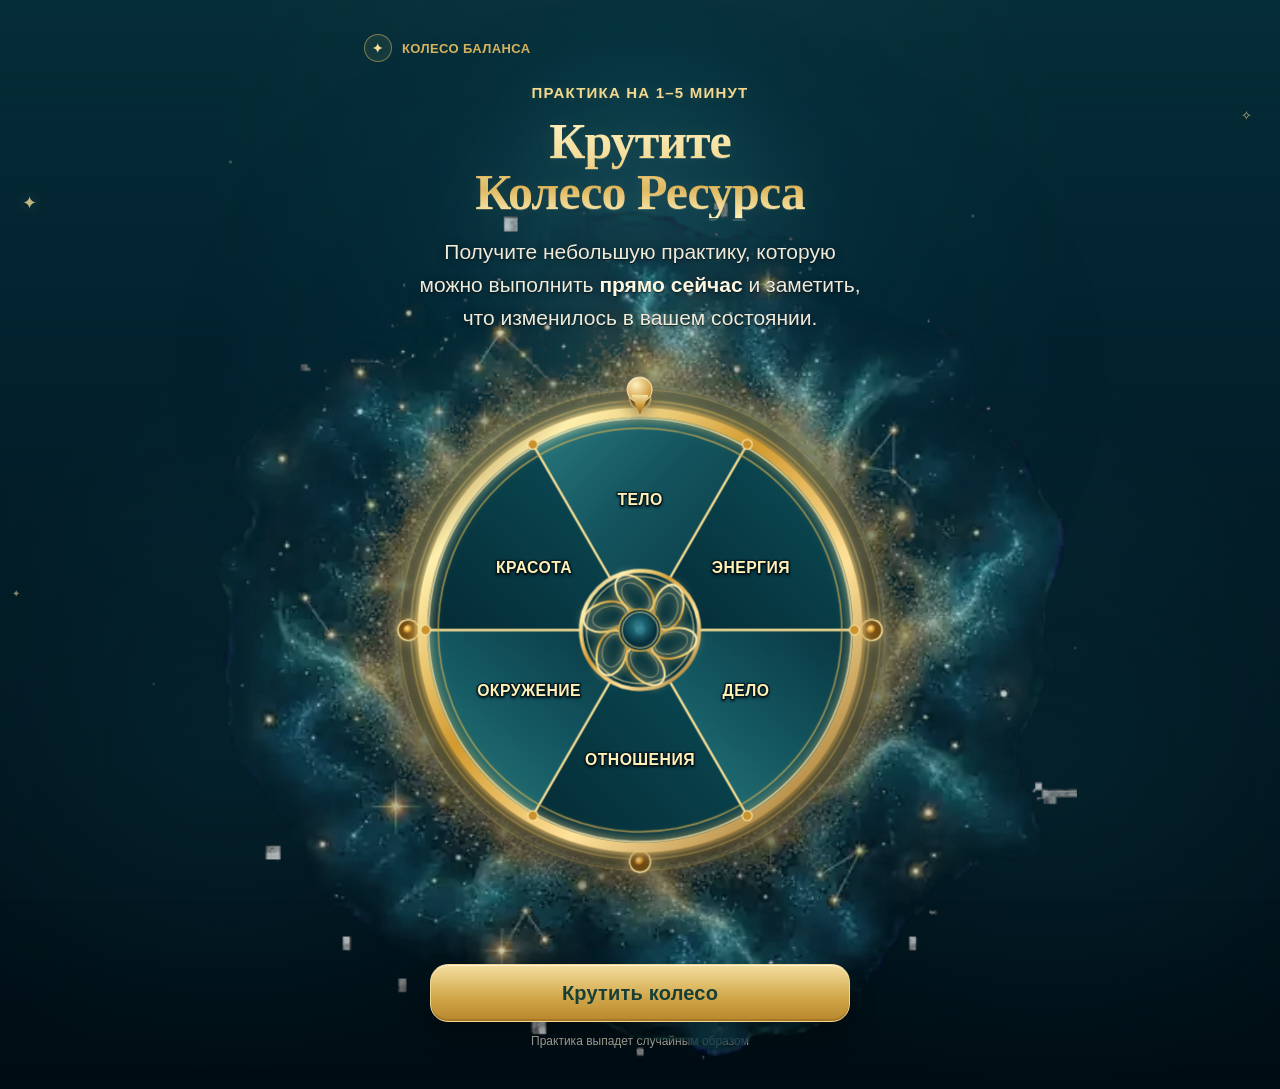
<file: index.html>
<!doctype html>
<html lang="ru">
<head>
  <meta charset="utf-8">
  <meta name="viewport" content="width=device-width, initial-scale=1">
  <meta http-equiv="refresh" content="0; url=./wheel/">
  <title>Колесо Баланса</title>
  <script>location.replace('./wheel/');</script>
</head>
<body>
  <p><a href="./wheel/">Открыть Колесо Баланса</a></p>
</body>
</html>
</file>
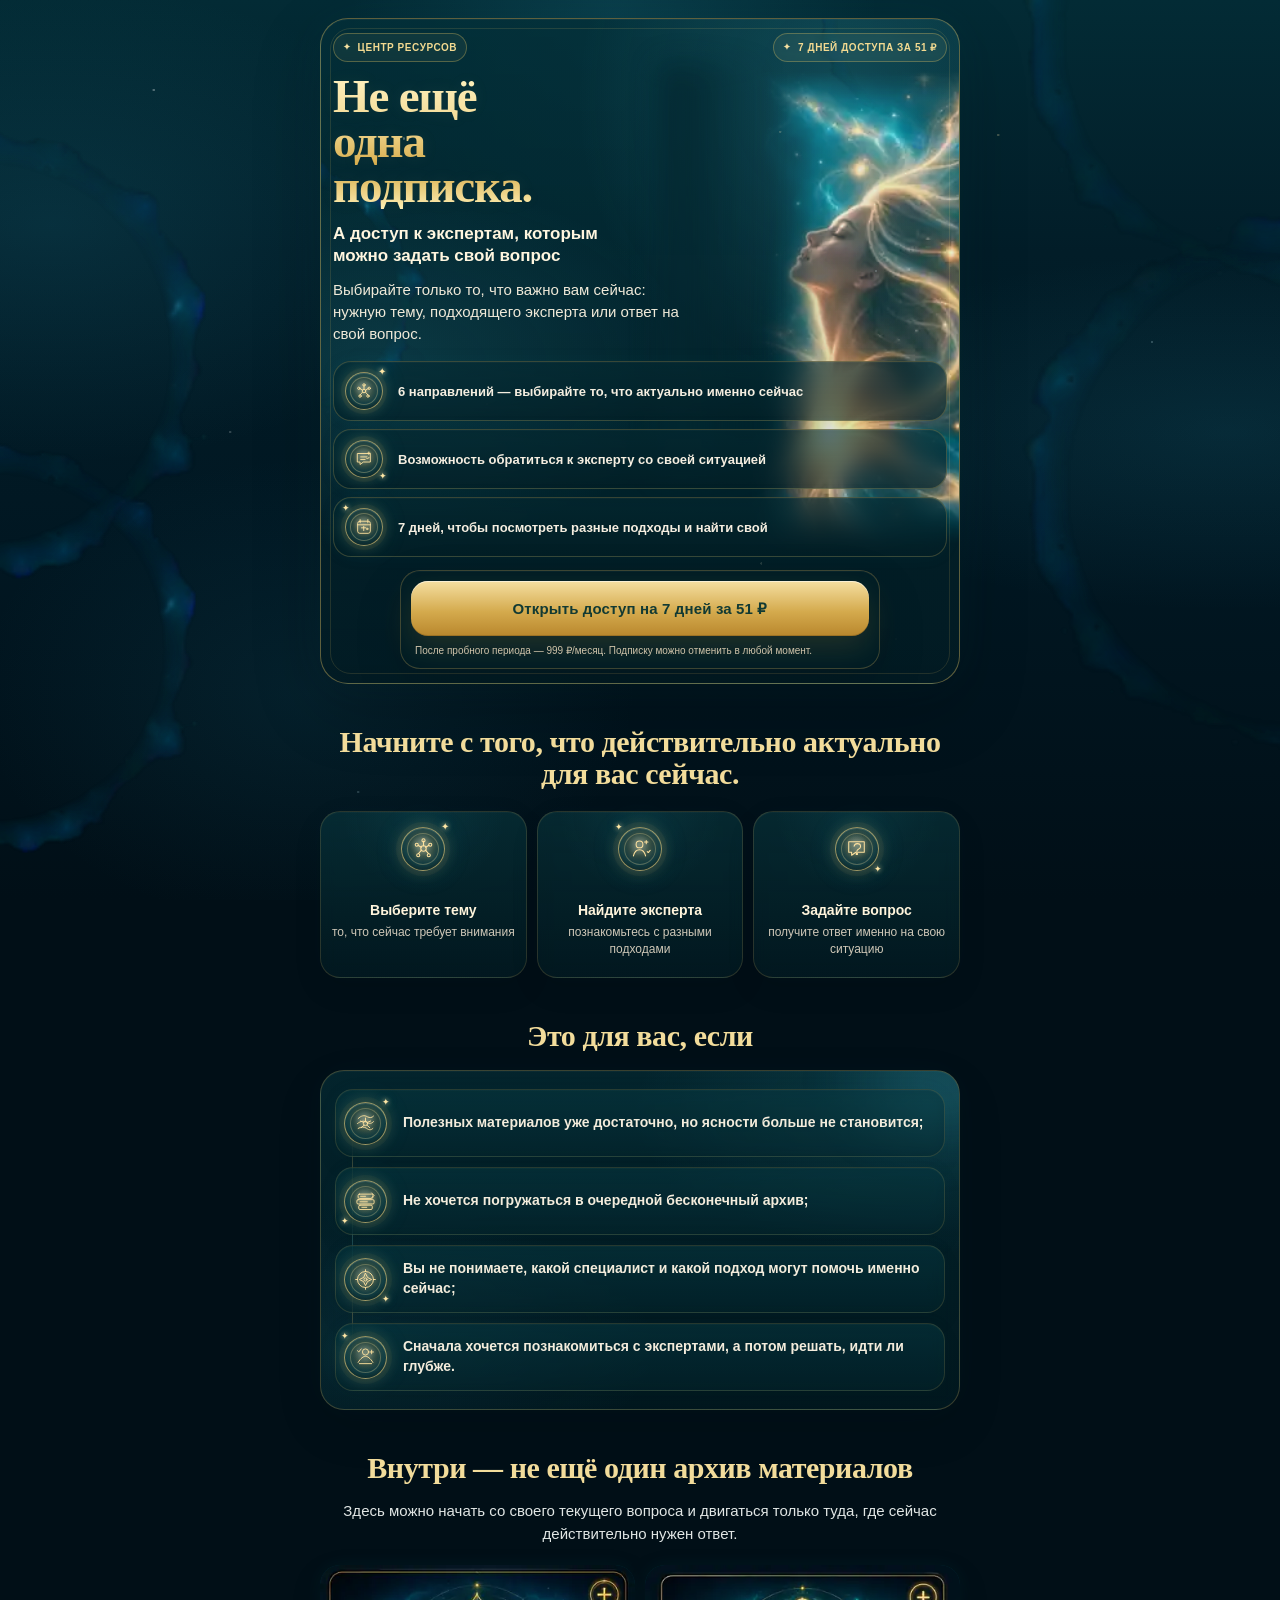
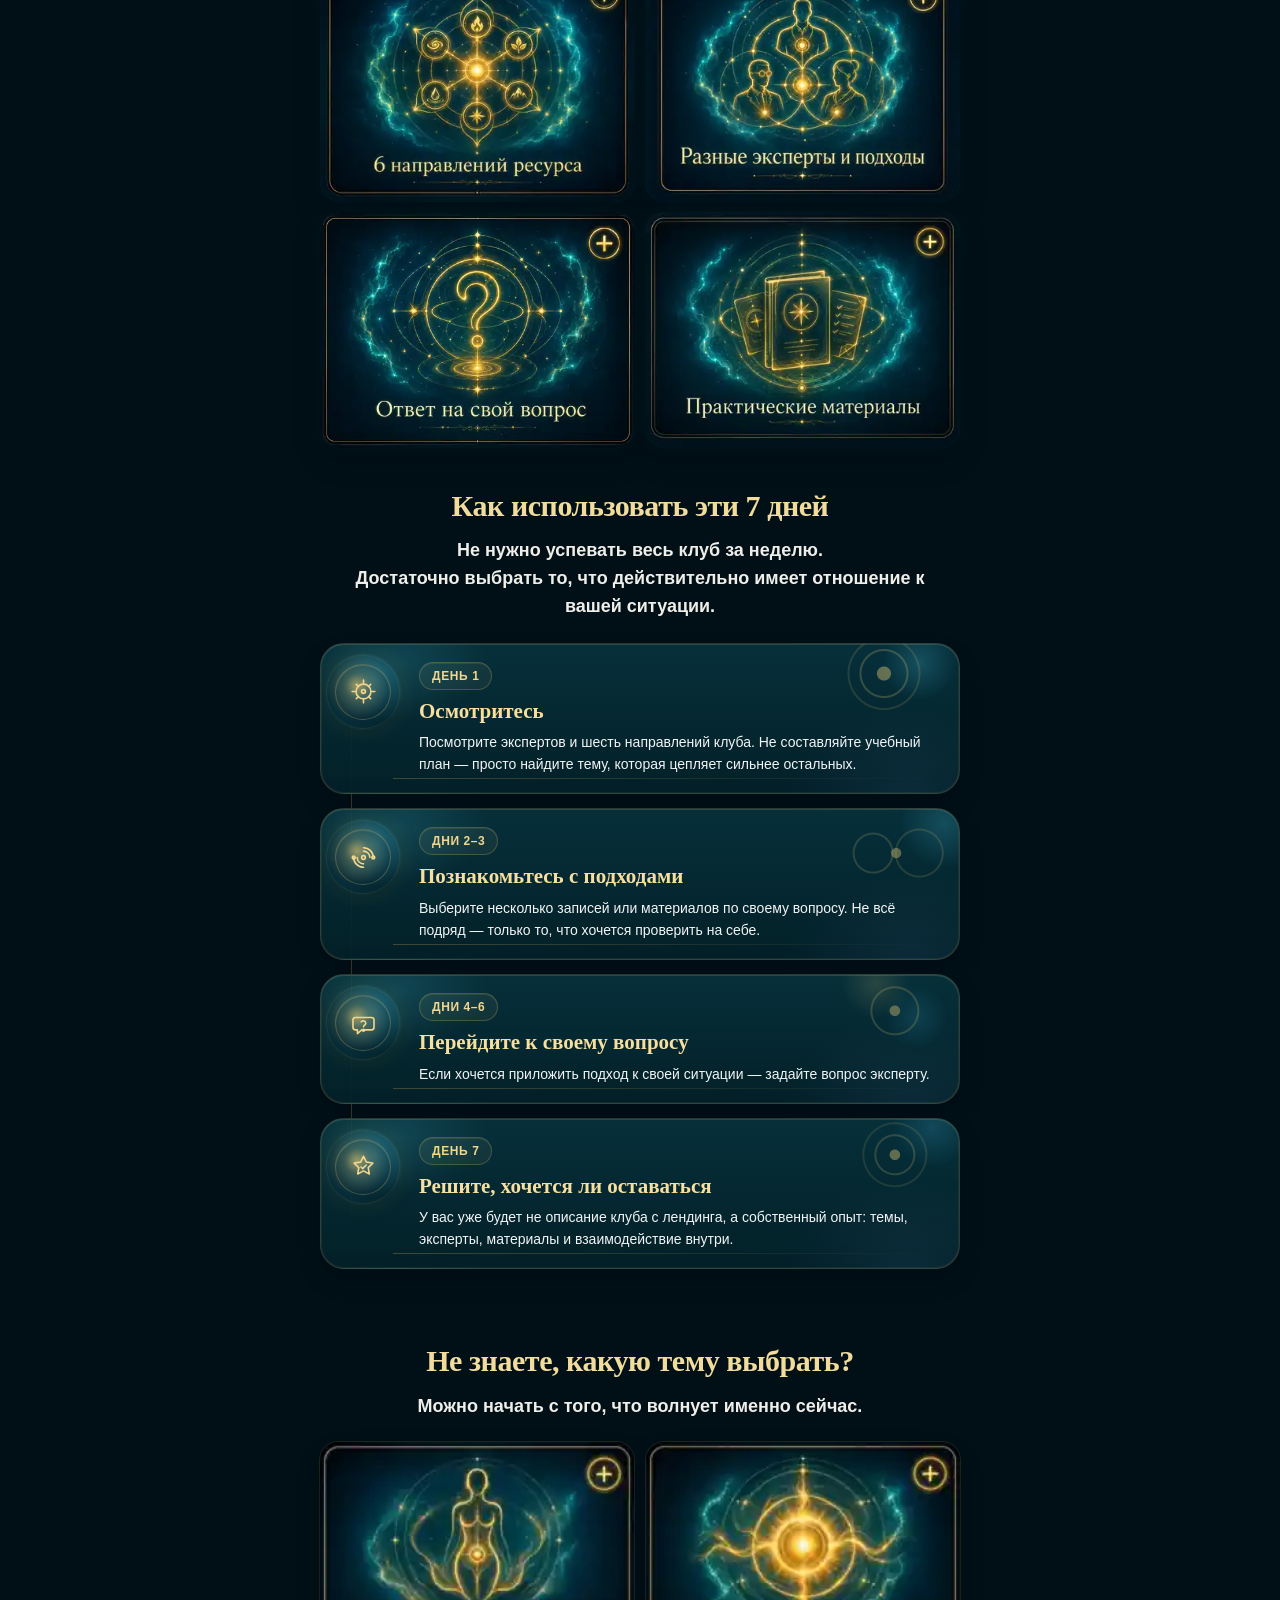
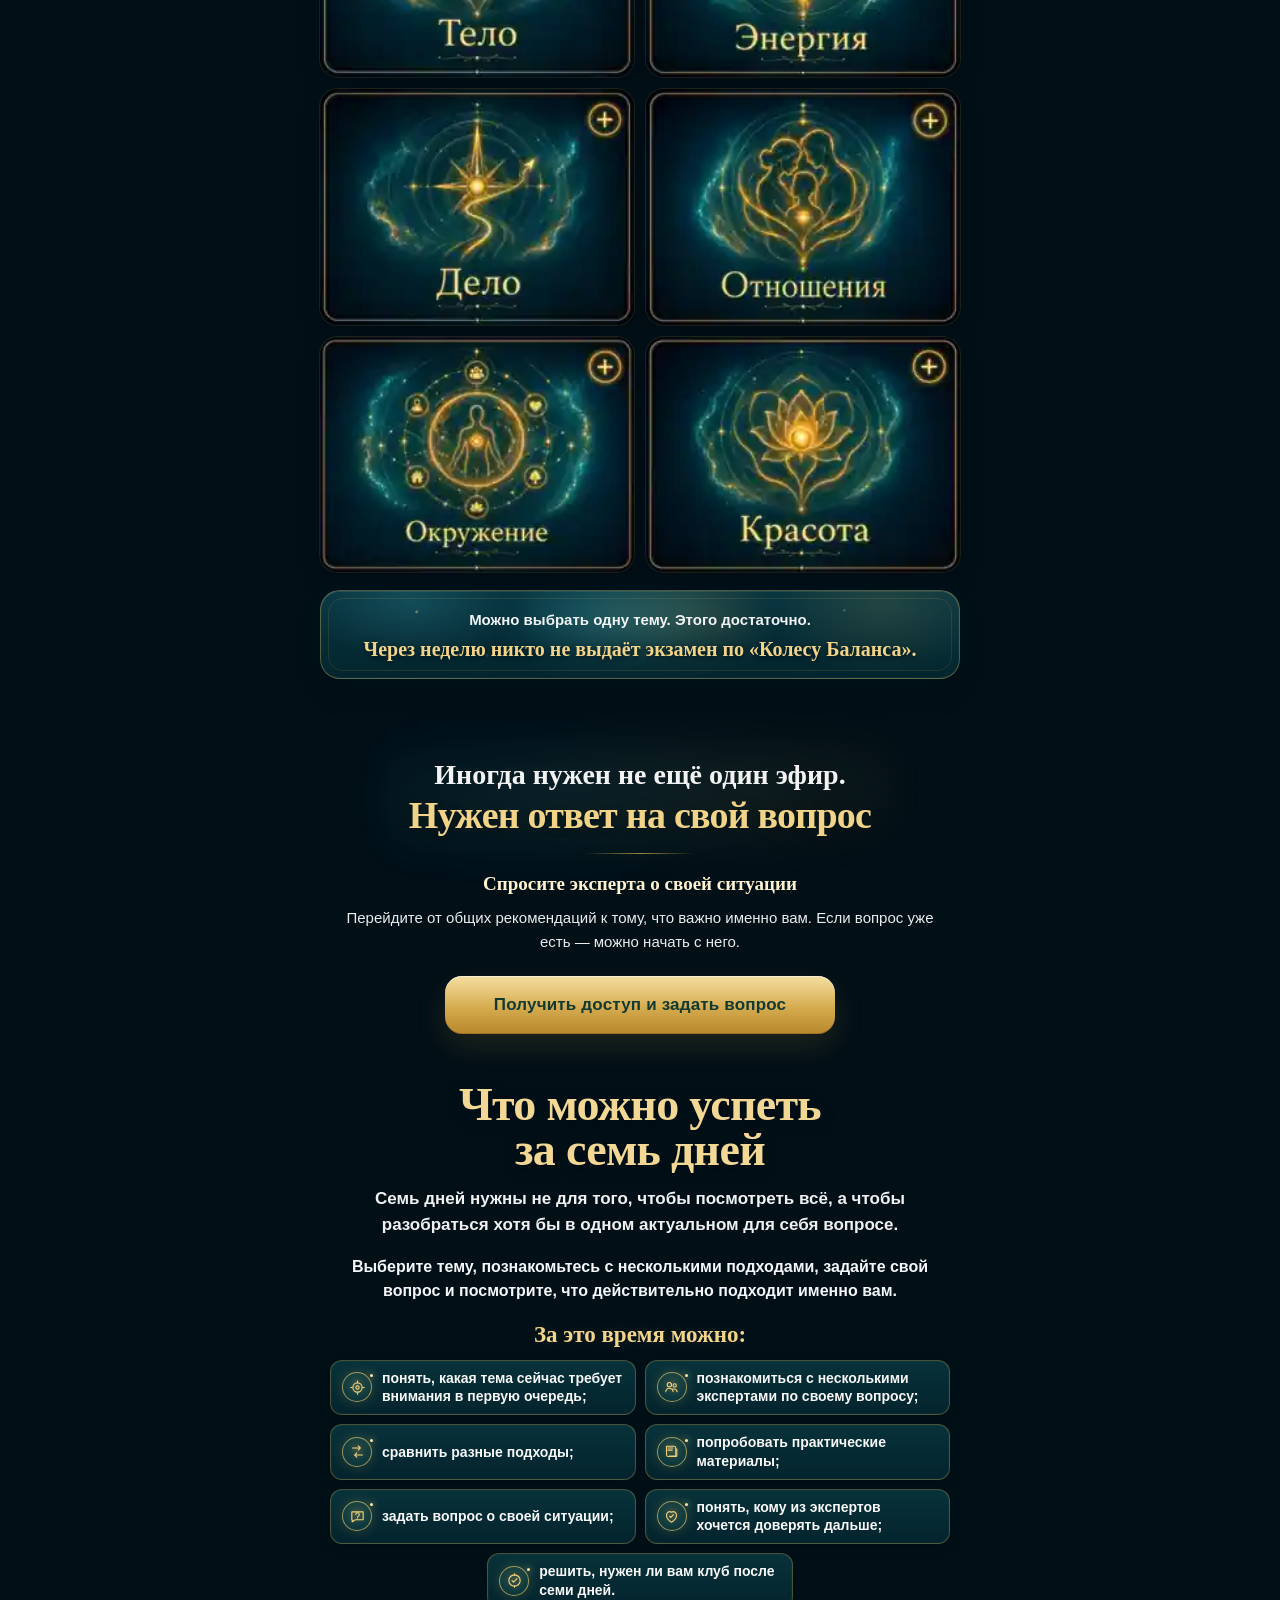
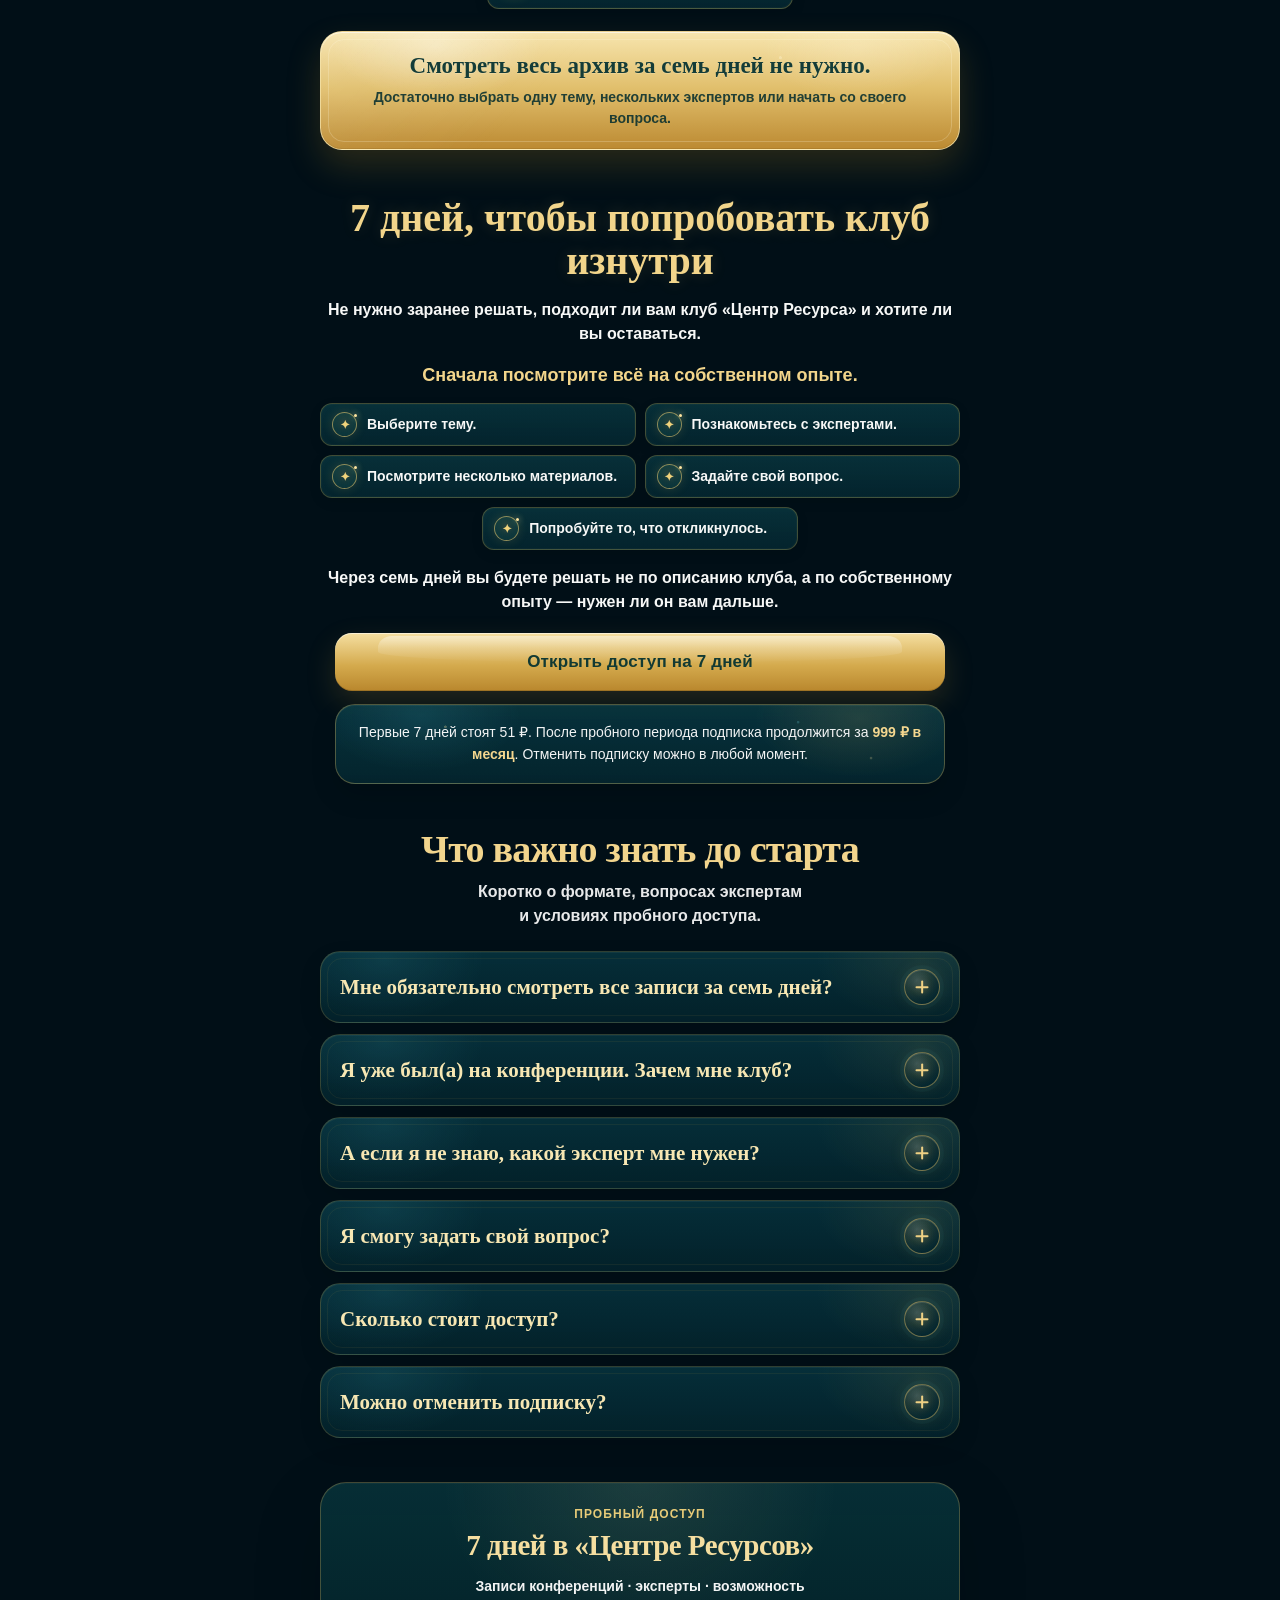
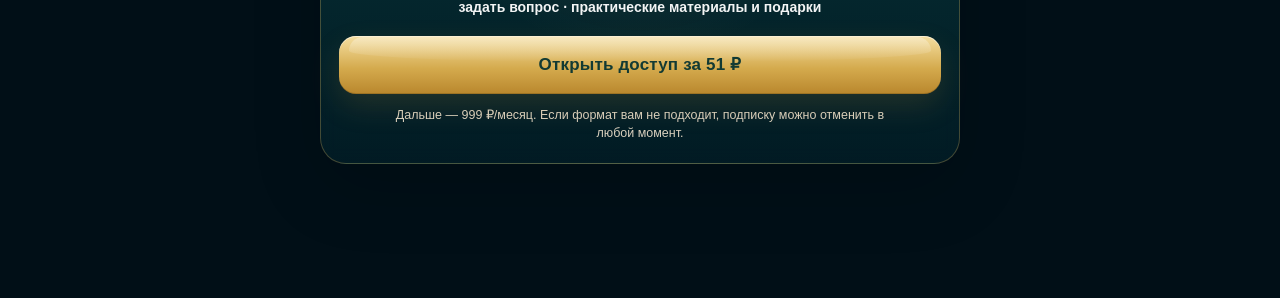
<file: club/index.html>
<!doctype html>
<html lang="ru">
<head>
<meta charset="utf-8">
<meta name="viewport" content="width=device-width,initial-scale=1,viewport-fit=cover">
<meta name="theme-color" content="#031c28">
<meta http-equiv="Cache-Control" content="no-cache, no-store, must-revalidate">
<meta http-equiv="Pragma" content="no-cache">
<meta http-equiv="Expires" content="0">
<title>7 дней в «Центре Ресурсов» за 51 ₽</title>
<style>html,body{margin:0;min-height:100%;background:#031c28}body{display:grid;place-items:center;color:#f3d98f;font:600 15px Arial,sans-serif;text-align:center;padding:24px;box-sizing:border-box}</style>
</head>
<body><div>Загружаем «Центр Ресурсов»…</div>
<script>
(async()=>{
  try{
    const files=[
      './payload/payload-01.txt',
      './payload/fix-02-1.txt',
      './payload/fix-02-2.txt',
      './payload/fix-02-3.txt',
      './payload/fix-02-4.txt',
      './payload/payload-03.txt',
      './payload/payload-04.txt',
      './payload/payload-05.txt',
      './payload/fix-06-1.txt',
      './payload/fix-06-2.txt',
      './payload/fix-06-3.txt',
      './payload/fix-06-4.txt',
      './payload/payload-07.txt',
      './payload/payload-08.txt'
    ];
    const b64=(await Promise.all(files.map(async path=>{
      const response=await fetch(path+'?v=104',{cache:'no-store'});
      if(!response.ok) throw new Error('Не удалось загрузить '+path);
      return response.text();
    }))).join('');
    if(typeof DecompressionStream==='undefined') throw new Error('Браузер не поддерживает распаковку страницы');
    const bytes=Uint8Array.from(atob(b64),c=>c.charCodeAt(0));
    const html=await new Response(new Blob([bytes]).stream().pipeThrough(new DecompressionStream('gzip'))).text();
    const patched=html.replace('</body>','<script src="./v76-patch.js?v=76"><\/script><script src="./v77-scroll-fix.js?v=77"><\/script><script src="./v78-popup-no-image.js?v=78"><\/script><script src="./v80-popup-bottom-close.js?v=80"><\/script><script src="./v87-real-images.js?v=87"><\/script><script src="./v89-question-fix.js?v=89"><\/script><script src="./v90-mobile-scroll-cue.js?v=90"><\/script><script src="./v92-remove-watch-inside-android.js?v=92"><\/script><script src="./v93-mobile-buttons-refine.js?v=93"><\/script><script src="./v94-price-51.js?v=94"><\/script><script src="./v95-promote-start-heading.js?v=95"><\/script><script src="./v96-remove-old-heading.js?v=96"><\/script><script src="./v97-tighten-start-heading-gap.js?v=97"><\/script><script src="./v98-inside-heading-copy.js?v=98"><\/script><script src="./v99-mobile-start-gap.js?v=99"><\/script><script src="./v100-remove-one-topic-line.js?v=100"><\/script><script src="./v101-remove-one-topic-line-inline.js?v=101"><\/script><script src="./v102-seven-days-content.js?v=102"><\/script><script src="./v103-try-club-inside.js?v=103"><\/script><script src="./v104-start-one-question.js?v=104"><\/script></body>');
    document.open();document.write(patched);document.close();
  }catch(error){
    console.error(error);
    document.body.innerHTML='<div>Не удалось загрузить страницу. Обновите её ещё раз.</div>';
  }
})();
</script>
</body>
</html>
</file>
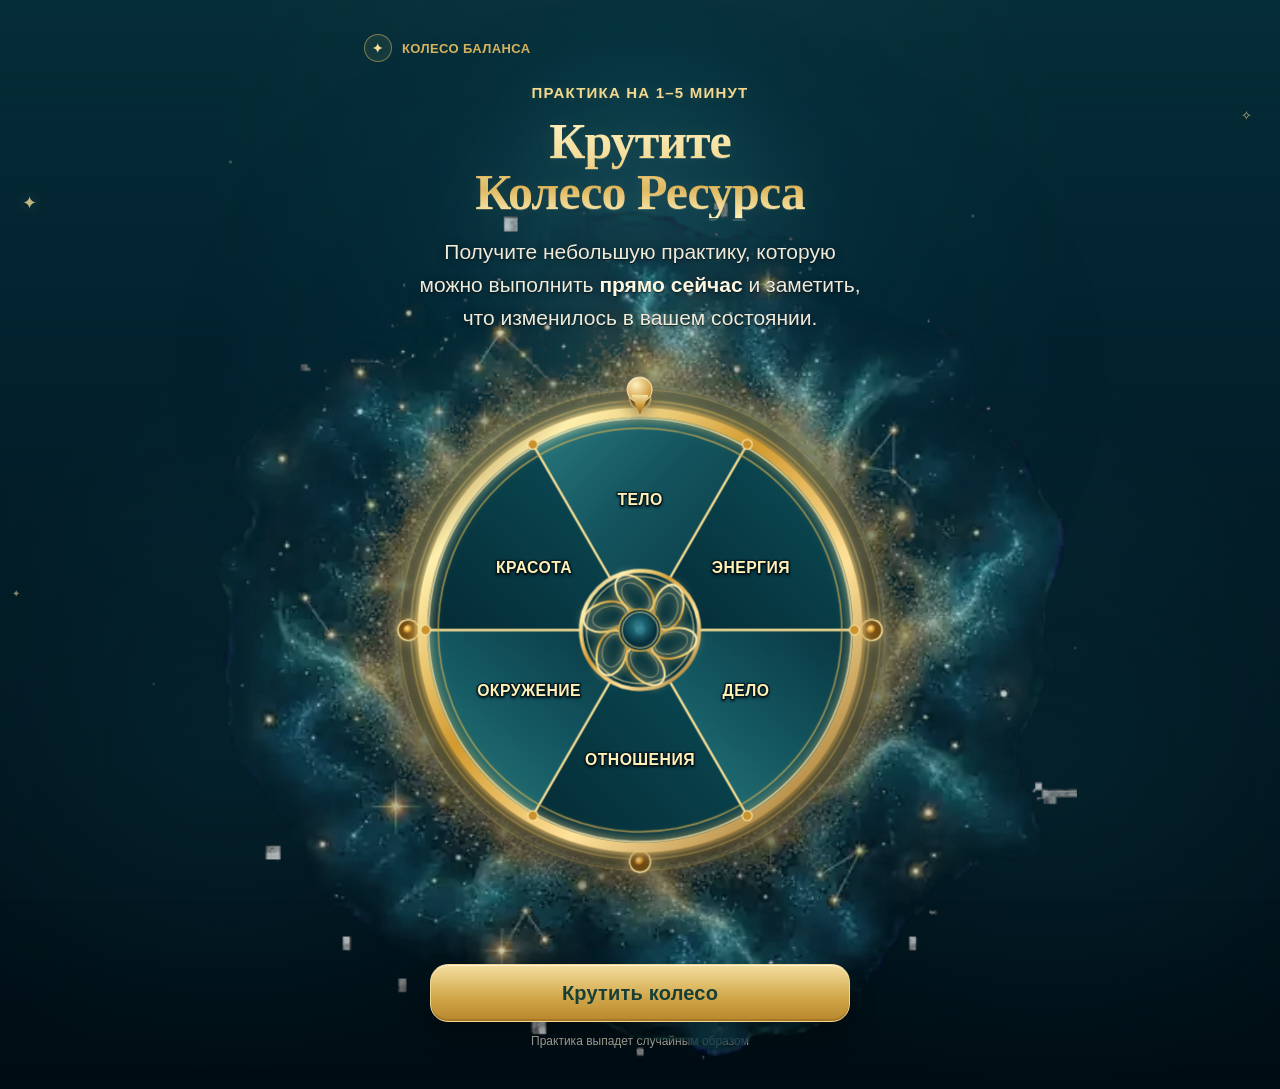
<file: wheel/index.html>
<!doctype html>
<html lang="ru">
<head>
  <meta charset="utf-8">
  <meta name="viewport" content="width=device-width, initial-scale=1, viewport-fit=cover">
  <meta name="theme-color" content="#063c36">
  <title>Колесо Баланса</title>
  <style>
    html,body{margin:0;min-height:100%;background:#031c28}
    .boot-screen{min-height:100svh;display:grid;place-items:center;background:#031c28;color:#f3d98f;font:600 16px Arial,sans-serif;text-align:center;padding:24px;box-sizing:border-box}

    html body .wheel-used-actions-v24 [data-open-wheel-club],
    html body .wheel-used-dialog-v24 [data-open-wheel-club],
    html body .seven-days-button,
    .continuation-note,
    .wheel-used-footnote-v25,
    .wheel-used-divider-v25,
    .wheel-used-card-v24 .wheel-used-sector-v24 + p,
    .wheel-used-dialog-v24 .wheel-used-sector-v24 + p{
      display:none!important
    }

    .wheel-used-card-v24,
    .wheel-used-actions-v24,
    [data-open-saved-practice]{pointer-events:auto!important}

    [data-open-saved-practice]{
      position:relative!important;
      z-index:20!important;
      touch-action:manipulation!important
    }

    html body .wheel-used-card-v24 h3{
      font-size:clamp(22px,4.5vw,28px)!important;
      line-height:1.06!important;
      letter-spacing:-.03em!important;
      white-space:nowrap!important;
      max-width:none!important;
      width:100%!important;
      text-align:center!important
    }
  </style>
</head>
<body>
  <div id="app-root"><div class="boot-screen">Загружаем Колесо Баланса…</div></div>
  <script src="./page-loader.js?v=23"></script>
  <script src="./reflection-form-v24.js?v=34"></script>
  <script>
    (() => {
      const TARGET_ID_HASH = 0xe685960e;
      const RESET_MARKER = 'wheel_reset_20260915_v2_done';
      const STORAGE_PREFIX = 'wheel_free_spin_v24';
      const BROWSER_KEY = `${STORAGE_PREFIX}:browser`;

      const normalize = (value) => String(value ?? '').trim();
      const fnv1a = (value) => {
        let hash = 0x811c9dc5;
        const bytes = new TextEncoder().encode(normalize(value));
        for (const byte of bytes) {
          hash ^= byte;
          hash = Math.imul(hash, 0x01000193) >>> 0;
        }
        return hash >>> 0;
      };

      const loadFreeSpin = () => {
        const script = document.createElement('script');
        script.src = './free-spin-v24.js?v=26';
        script.async = false;
        document.head.appendChild(script);
      };

      const getTelegramWebId = () => {
        try {
          return window.Telegram?.WebApp?.initDataUnsafe?.user?.id || '';
        } catch (_) {
          return '';
        }
      };

      const resetForTarget = () => {
        const notibot = window.NotibotIntegration;
        if (!notibot) return false;

        const identity = notibot.getIdentity?.() || {};
        const user = notibot.getUser?.() || {};
        const candidates = [
          identity.telegramId,
          identity.telegram_id,
          user.telegramId,
          user.telegram_id,
          user.id,
          user.userId,
          user.user_id,
          getTelegramWebId()
        ].map(normalize).filter(Boolean);

        const isTarget = candidates.some((value) => fnv1a(value) === TARGET_ID_HASH);
        if (!isTarget) return Boolean(notibot.getState?.().connected);

        if (localStorage.getItem(RESET_MARKER) !== '1') {
          const primaryIdentity = normalize(
            identity.notibotUserId ||
            identity.telegramId ||
            identity.maxId ||
            user.notibotUserId ||
            user.id ||
            user.userId ||
            user.user_id
          );

          if (primaryIdentity) {
            localStorage.removeItem(`${STORAGE_PREFIX}:account:${encodeURIComponent(primaryIdentity)}`);
          }
          localStorage.removeItem(BROWSER_KEY);
          sessionStorage.removeItem('wheelReflectionName');
          localStorage.setItem(RESET_MARKER, '1');
        }
        return true;
      };

      (async () => {
        const startedAt = Date.now();
        while (Date.now() - startedAt < 5000) {
          try {
            if (resetForTarget()) break;
          } catch (_) {}
          await new Promise((resolve) => setTimeout(resolve, 80));
        }
        loadFreeSpin();
      })();
    })();
  </script>
  <script src="./free-spin-design-v25.js?v=28"></script>
  <script src="./sector-sync-v39.js?v=47"></script>
  <script src="./naming-fix.js?v=3"></script>
  <script src="./mobile-first-screen-v22.js?v=22"></script>
  <script src="./price-51-v26.js?v=31"></script>
  <script src="./post-spin-block-v31.js?v=34"></script>
  <script src="./post-spin-decoration-clean-v34.js?v=38"></script>
</body>
</html>
</file>
